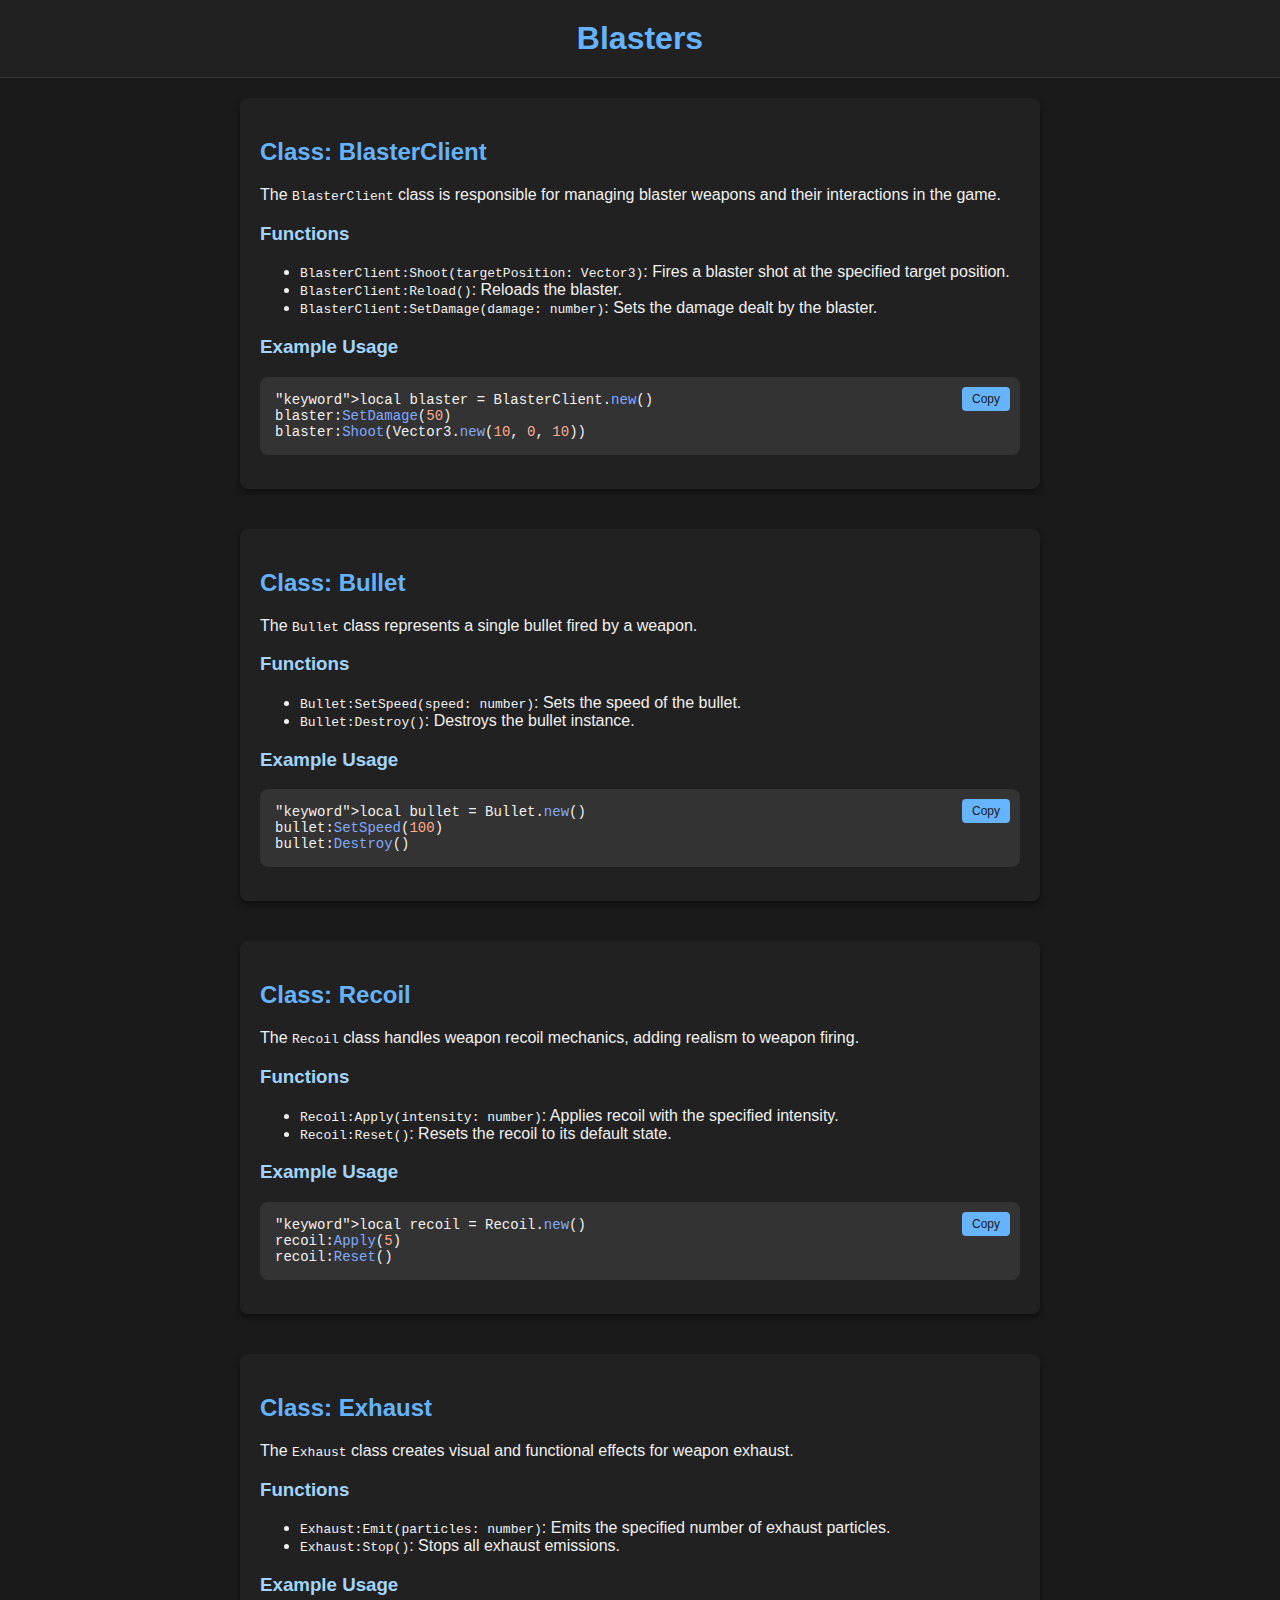
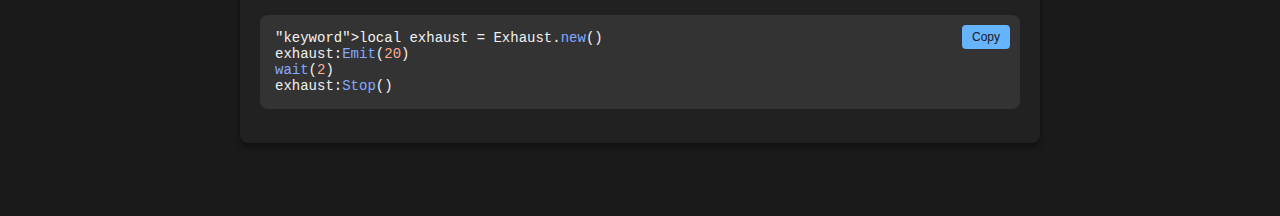
<file: force/blasters.html>
<!DOCTYPE html>
<html lang="en">
<head>
    <meta charset="UTF-8">
    <meta name="viewport" content="width=device-width, initial-scale=1.0">
    <title>Blasters | Documentation</title>
    <link rel="icon" href="/assets/icon.ico" type="image/x-icon">
    <style>
        body {
            font-family: 'Segoe UI', Tahoma, Geneva, Verdana, sans-serif;
            background-color: #1a1a1a;
            color: #f1f1f1;
            margin: 0;
            padding: 0;
        }
        header {
            background-color: #212121;
            padding: 20px;
            text-align: center;
            border-bottom: 1px solid #333;
        }
        header h1 {
            margin: 0;
            color: #66b3ff;
        }
        main {
            padding: 20px;
            max-width: 800px;
            margin: auto;
        }
        section {
            margin-bottom: 40px;
            padding: 20px;
            background-color: #212121;
            border-radius: 8px;
            box-shadow: 0 4px 6px rgba(0, 0, 0, 0.4);
        }
        h2 {
            color: #66b3ff;
        }
        h3 {
            color: #a3d5ff;
        }
        pre {
            background-color: #333;
            padding: 15px;
            border-radius: 8px;
            overflow-x: auto;
            font-size: 14px;
            position: relative;
            color: #f1f1f1;
            font-family: Consolas, 'Courier New', monospace;
        }
        pre code {
            white-space: pre-wrap;
        }
        .copy-button {
            position: absolute;
            top: 10px;
            right: 10px;
            background-color: #66b3ff;
            border: none;
            color: #1a1a1a;
            padding: 5px 10px;
            cursor: pointer;
            border-radius: 4px;
            font-size: 12px;
            transition: background-color 0.3s ease;
        }
        .copy-button:hover {
            background-color: #4fa3d1;
        }
        /* Syntax Highlighting */
        .keyword { color: #66b3ff; }
        .string { color: #ecc48d; }
        .number { color: #ffab91; }
        .function { color: #82aaff; }
        .comment { color: #7c7c7c; font-style: italic; }
        .boolean { color: #ff8b50; }
        .nil { color: #d16d92; }
        .metamethod { color: #c678dd; }
    </style>
    <script>
        function copyCode(button) {
            const code = button.parentElement.querySelector('code').innerText;
            navigator.clipboard.writeText(code).then(() => {
                button.innerText = 'Copied!';
                setTimeout(() => { button.innerText = 'Copy'; }, 1500);
            });
        }

        function applySyntaxHighlighting() {
            document.querySelectorAll('pre code').forEach((block) => {
                block.innerHTML = block.innerHTML
                    .replace(/\b(function|local|end|if|then|else|for|while|return|do|not|and|or|repeat|until)\b/g, '<span class="keyword">$1</span>')
                    .replace(/\b(true|false)\b/g, '<span class="boolean">$1</span>')
                    .replace(/\b(nil)\b/g, '<span class="nil">$1</span>')
                    .replace(/(".*?"|\'.*?\')/g, '<span class="string">$1</span>')
                    .replace(/\b(\d+)\b/g, '<span class="number">$1</span>')
                    .replace(/(--.*?$)/gm, '<span class="comment">$1</span>')
                    .replace(/\b(setmetatable|getmetatable|pairs|ipairs|next|assert|pcall|xpcall|type|tonumber|tostring|print|warn|error|coroutine\.\w+|math\.\w+|table\.\w+|string\.\w+|debug\.\w+|os\.\w+)\b/g, '<span class="metamethod">$1</span>')
                    .replace(/\b([a-zA-Z_][a-zA-Z0-9_]*)\(/g, '<span class="function">$1</span>(');
            });
        }

        document.addEventListener('DOMContentLoaded', applySyntaxHighlighting);
    </script>
</head>
<body>
    <header>
        <h1>Blasters</h1>
    </header>
    <main>
        <section id="blaster-client">
            <h2>Class: BlasterClient</h2>
            <p>The <code>BlasterClient</code> class is responsible for managing blaster weapons and their interactions in the game.</p>

            <h3>Functions</h3>
            <ul>
                <li><code>BlasterClient:Shoot(targetPosition: Vector3)</code>: Fires a blaster shot at the specified target position.</li>
                <li><code>BlasterClient:Reload()</code>: Reloads the blaster.</li>
                <li><code>BlasterClient:SetDamage(damage: number)</code>: Sets the damage dealt by the blaster.</li>
            </ul>

            <h3>Example Usage</h3>
            <div class="example">
                <pre><button class="copy-button" onclick="copyCode(this)">Copy</button><code>local blaster = BlasterClient.new()
blaster:SetDamage(50)
blaster:Shoot(Vector3.new(10, 0, 10))</code></pre>
            </div>
        </section>

        <section id="bullet">
            <h2>Class: Bullet</h2>
            <p>The <code>Bullet</code> class represents a single bullet fired by a weapon.</p>

            <h3>Functions</h3>
            <ul>
                <li><code>Bullet:SetSpeed(speed: number)</code>: Sets the speed of the bullet.</li>
                <li><code>Bullet:Destroy()</code>: Destroys the bullet instance.</li>
            </ul>

            <h3>Example Usage</h3>
            <div class="example">
                <pre><button class="copy-button" onclick="copyCode(this)">Copy</button><code>local bullet = Bullet.new()
bullet:SetSpeed(100)
bullet:Destroy()</code></pre>
            </div>
        </section>

        <section id="recoil">
            <h2>Class: Recoil</h2>
            <p>The <code>Recoil</code> class handles weapon recoil mechanics, adding realism to weapon firing.</p>

            <h3>Functions</h3>
            <ul>
                <li><code>Recoil:Apply(intensity: number)</code>: Applies recoil with the specified intensity.</li>
                <li><code>Recoil:Reset()</code>: Resets the recoil to its default state.</li>
            </ul>

            <h3>Example Usage</h3>
            <div class="example">
                <pre><button class="copy-button" onclick="copyCode(this)">Copy</button><code>local recoil = Recoil.new()
recoil:Apply(5)
recoil:Reset()</code></pre>
            </div>
        </section>

        <section id="exhaust">
            <h2>Class: Exhaust</h2>
            <p>The <code>Exhaust</code> class creates visual and functional effects for weapon exhaust.</p>

            <h3>Functions</h3>
            <ul>
                <li><code>Exhaust:Emit(particles: number)</code>: Emits the specified number of exhaust particles.</li>
                <li><code>Exhaust:Stop()</code>: Stops all exhaust emissions.</li>
            </ul>

            <h3>Example Usage</h3>
            <div class="example">
                <pre><button class="copy-button" onclick="copyCode(this)">Copy</button><code>local exhaust = Exhaust.new()
exhaust:Emit(20)
wait(2)
exhaust:Stop()</code></pre>
            </div>
        </section>
    </main>
</body>
</html>
</file>
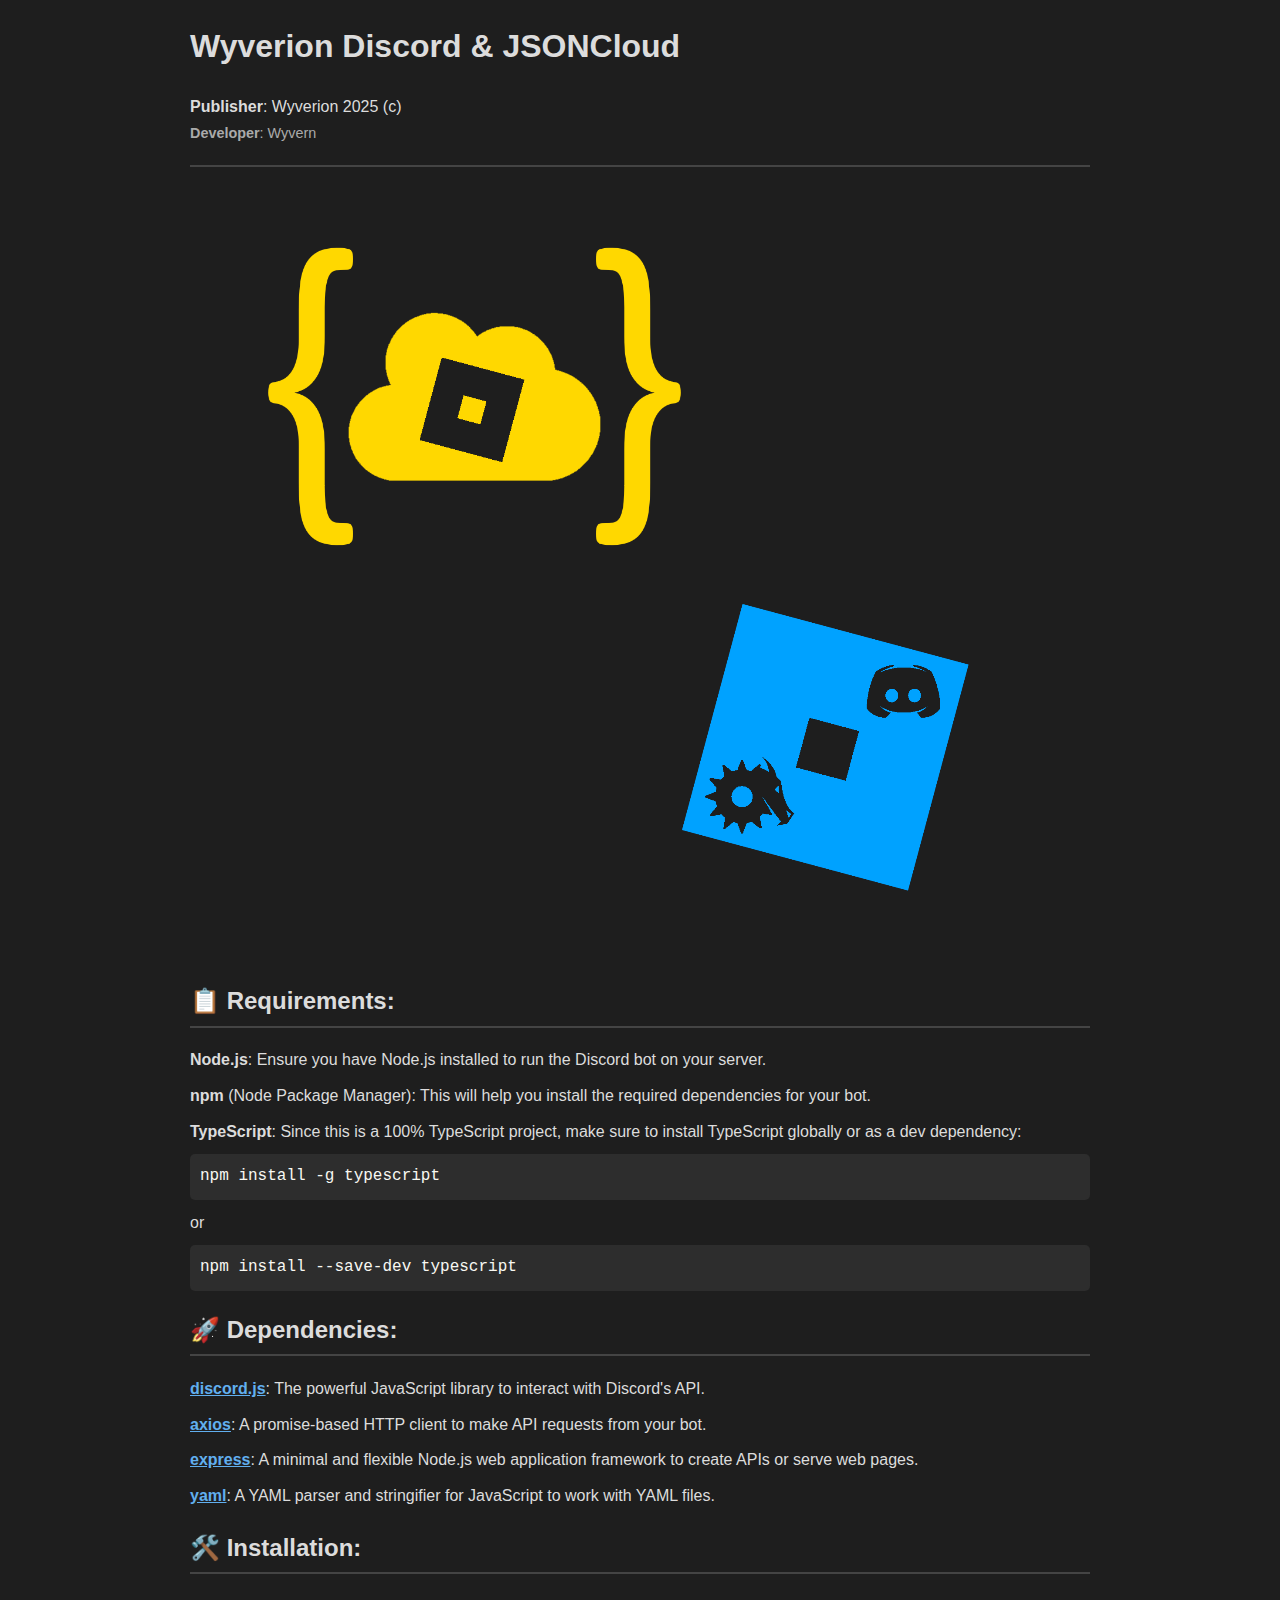
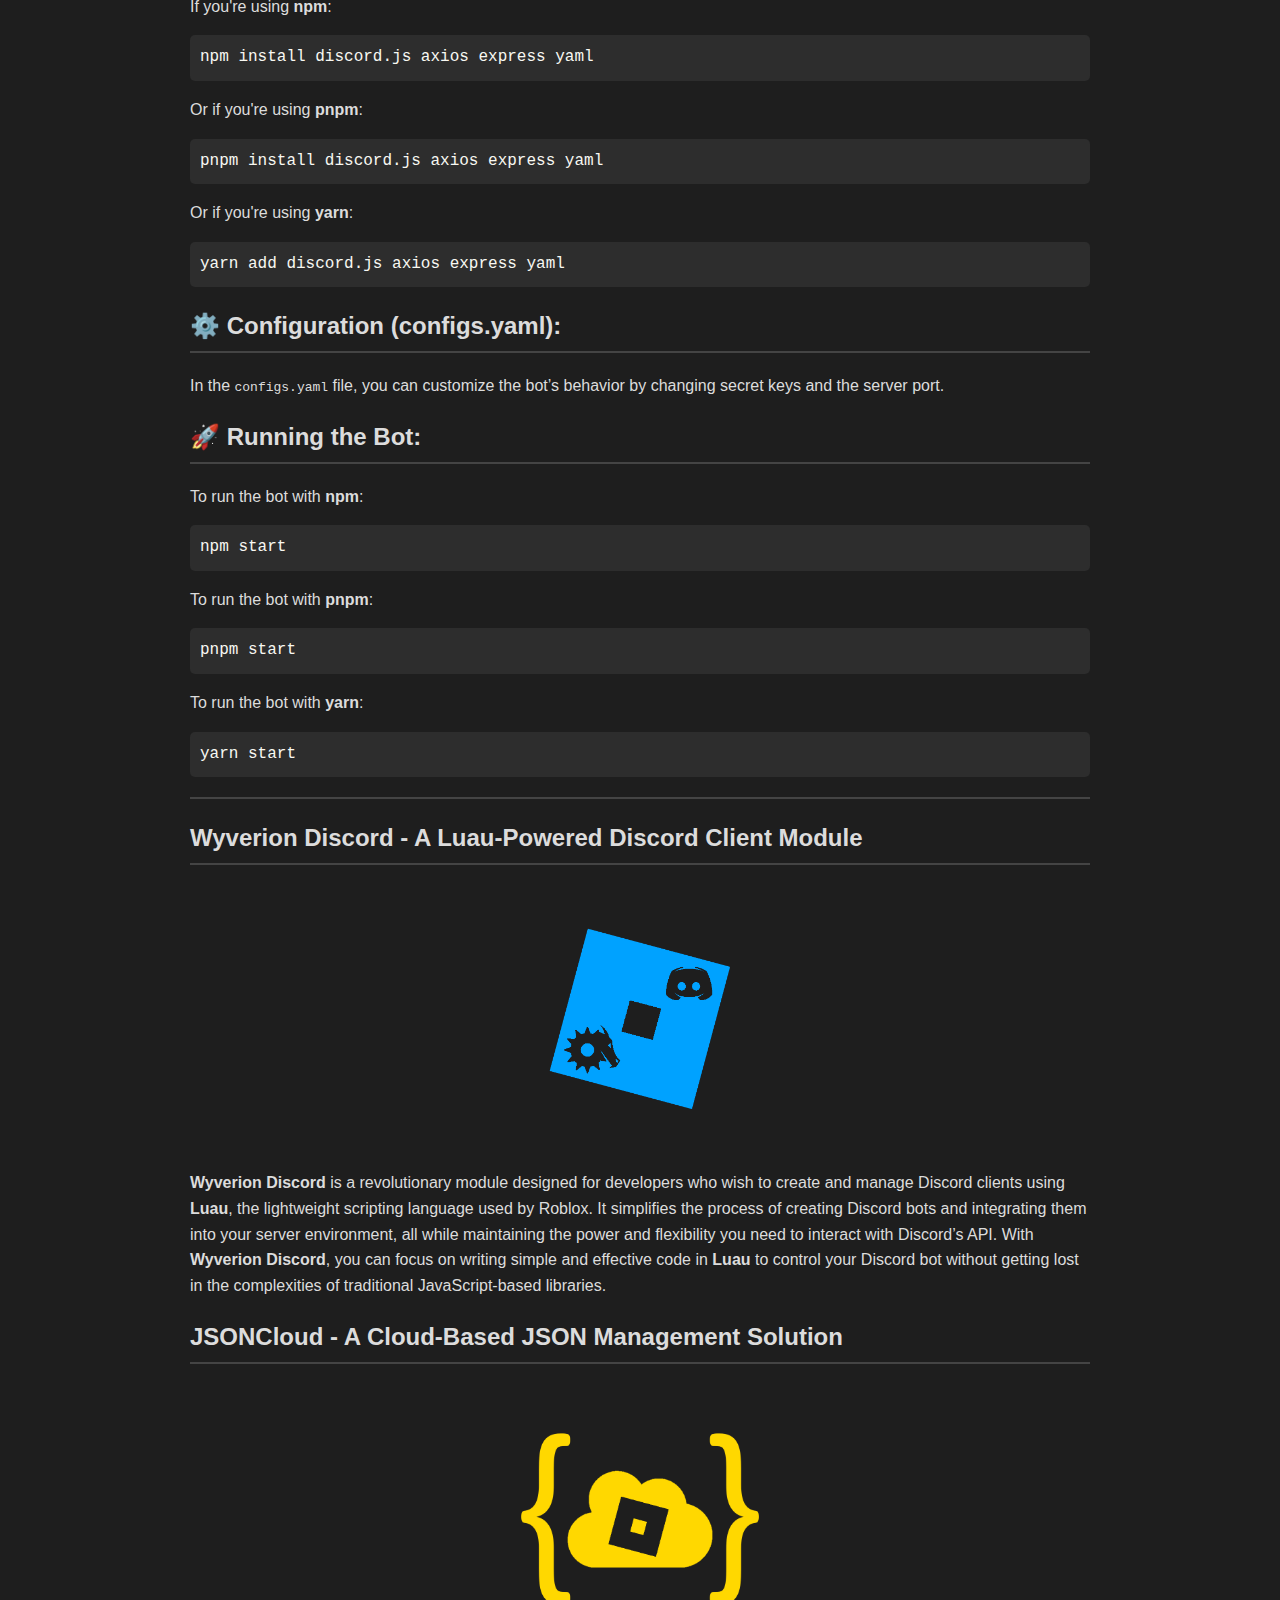
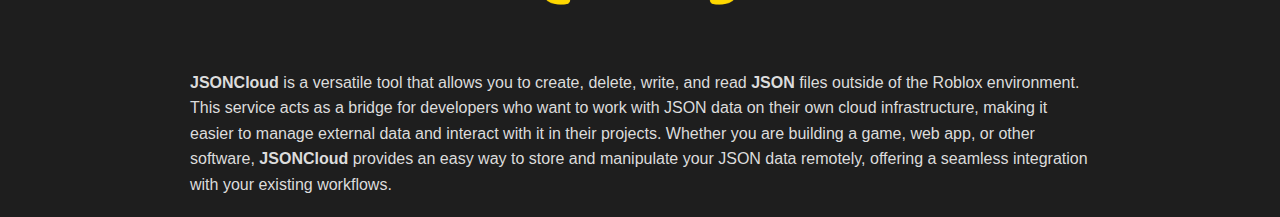
<file: packages/DiscordAndJSONCloud.html>
<!DOCTYPE html>
<html lang="en">
<head>
    <meta charset="UTF-8">
    <meta name="viewport" content="width=device-width, initial-scale=1.0">
    <meta property="og:type" content="website">
    <meta property="og:title" content="Wyverion Documentation">
    <meta property="og:description" content="A comprehensive guide for installing and configuring Wyverion Discord and JSONCloud packages for seamless integration with your server."/>
    <meta property="og:url" content="docs.wyverion.com/packages/DiscordAndJSONCloud">
    <meta property="og:site_name" content="Discord & JSONCloud">
    <title>Discord & JSONCloud</title>
    <link rel="icon" href="https://docs.wyverion.com/assets/icon.ico" type="image/x-icon">
    <style>
        body {
            font-family: Arial, sans-serif;
            line-height: 1.6;
            margin: 20px;
            background-color: #1e1e1e;
            color: #dcdcdc;
        }

        h1, h2, h3 {
            color: #dcdcdc;
        }

        h2 {
            font-size: 1.5rem;
            border-bottom: 2px solid #444;
            padding-bottom: 5px;
        }

        hr {
            border: 1px solid #444;
            margin-top: 20px;
            margin-bottom: 20px;
        }

        .container {
            max-width: 900px;
            margin: 0 auto;
        }

        .center-img {
            display: block;
            margin: -25px auto 0;
        }

        .small-text {
            font-size: 0.9rem;
            color: #aaa;
        }

        .code-block {
            background-color: #2d2d2d;
            border-radius: 5px;
            padding: 10px;
            margin: 10px 0;
            font-family: 'Courier New', Courier, monospace;
            font-size: 1rem;
            color: #f8f8f2;
        }

        .code-block pre {
            margin: 0;
        }

        a {
            color: #61afef;
        }

        a:hover {
            text-decoration: underline;
        }

        ul {
            list-style: none;
            padding: 0;
        }

        ul li {
            margin-bottom: 10px;
        }

        .scaled-img {
            display: block;
            margin-left: auto;
            margin-right: auto;
            width: 30%;
        }
    </style>
</head>
<body>
    <div class="container">
        <h1><strong>Wyverion Discord & JSONCloud</strong></h1>
        <p><strong>Publisher</strong>: Wyverion 2025 (c)<br><span class="small-text"><strong>Developer</strong>: Wyvern</span></p>
        <hr>

        <img src="../assets/JSONCloudAndDiscord.png" alt="Wyverion Logo" class="center-img" />

        <h2>📋 <strong>Requirements</strong>:</h2>
        <ul>
            <li><strong>Node.js</strong>: Ensure you have Node.js installed to run the Discord bot on your server.</li>
            <li><strong>npm</strong> (Node Package Manager): This will help you install the required dependencies for your bot.</li>
            <li><strong>TypeScript</strong>: Since this is a 100% TypeScript project, make sure to install TypeScript globally or as a dev dependency:
                <div class="code-block">
                    <pre>npm install -g typescript</pre>
                </div>
                or
                <div class="code-block">
                    <pre>npm install --save-dev typescript</pre>
                </div>
            </li>
        </ul>

        <h2>🚀 <strong>Dependencies</strong>:</h2>
        <ul>
            <li><strong><a href="https://discord.js.org/">discord.js</a></strong>: The powerful JavaScript library to interact with Discord's API.</li>
            <li><strong><a href="https://axios-http.com/">axios</a></strong>: A promise-based HTTP client to make API requests from your bot.</li>
            <li><strong><a href="https://expressjs.com/">express</a></strong>: A minimal and flexible Node.js web application framework to create APIs or serve web pages.</li>
            <li><strong><a href="https://github.com/eemeli/yaml">yaml</a></strong>: A YAML parser and stringifier for JavaScript to work with YAML files.</li>
        </ul>

        <h2>🛠️ <strong>Installation</strong>:</h2>
        <p>If you're using <strong>npm</strong>:</p>
        <div class="code-block">
            <pre>npm install discord.js axios express yaml</pre>
        </div>
        <p>Or if you're using <strong>pnpm</strong>:</p>
        <div class="code-block">
            <pre>pnpm install discord.js axios express yaml</pre>
        </div>
        <p>Or if you're using <strong>yarn</strong>:</p>
        <div class="code-block">
            <pre>yarn add discord.js axios express yaml</pre>
        </div>

        <h2>⚙️ <strong>Configuration (configs.yaml)</strong>:</h2>
        <p>In the <code>configs.yaml</code> file, you can customize the bot’s behavior by changing secret keys and the server port.</p>

        <h2>🚀 <strong>Running the Bot</strong>:</h2>
        <p>To run the bot with <strong>npm</strong>:</p>
        <div class="code-block">
            <pre>npm start</pre>
        </div>
        <p>To run the bot with <strong>pnpm</strong>:</p>
        <div class="code-block">
            <pre>pnpm start</pre>
        </div>
        <p>To run the bot with <strong>yarn</strong>:</p>
        <div class="code-block">
            <pre>yarn start</pre>
        </div>

        <hr>

        <h2><strong>Wyverion Discord</strong> - A Luau-Powered Discord Client Module</h2>
        <img src="../assets/WyverionDiscord.png" alt="Wyverion Discord Logo" class="scaled-img" />
        <p><strong>Wyverion Discord</strong> is a revolutionary module designed for developers who wish to create and manage Discord clients using <strong>Luau</strong>, the lightweight scripting language used by Roblox. It simplifies the process of creating Discord bots and integrating them into your server environment, all while maintaining the power and flexibility you need to interact with Discord’s API. With <strong>Wyverion Discord</strong>, you can focus on writing simple and effective code in <strong>Luau</strong> to control your Discord bot without getting lost in the complexities of traditional JavaScript-based libraries.</p>

        <h2><strong>JSONCloud</strong> - A Cloud-Based JSON Management Solution</h2>
        <img src="../assets/JSONCloud.png" alt="JSONCloud Logo" class="scaled-img" />
        <p><strong>JSONCloud</strong> is a versatile tool that allows you to create, delete, write, and read <strong>JSON</strong> files outside of the Roblox environment. This service acts as a bridge for developers who want to work with JSON data on their own cloud infrastructure, making it easier to manage external data and interact with it in their projects. Whether you are building a game, web app, or other software, <strong>JSONCloud</strong> provides an easy way to store and manipulate your JSON data remotely, offering a seamless integration with your existing workflows.</p>
    </div>
</body>
</html>
</file>
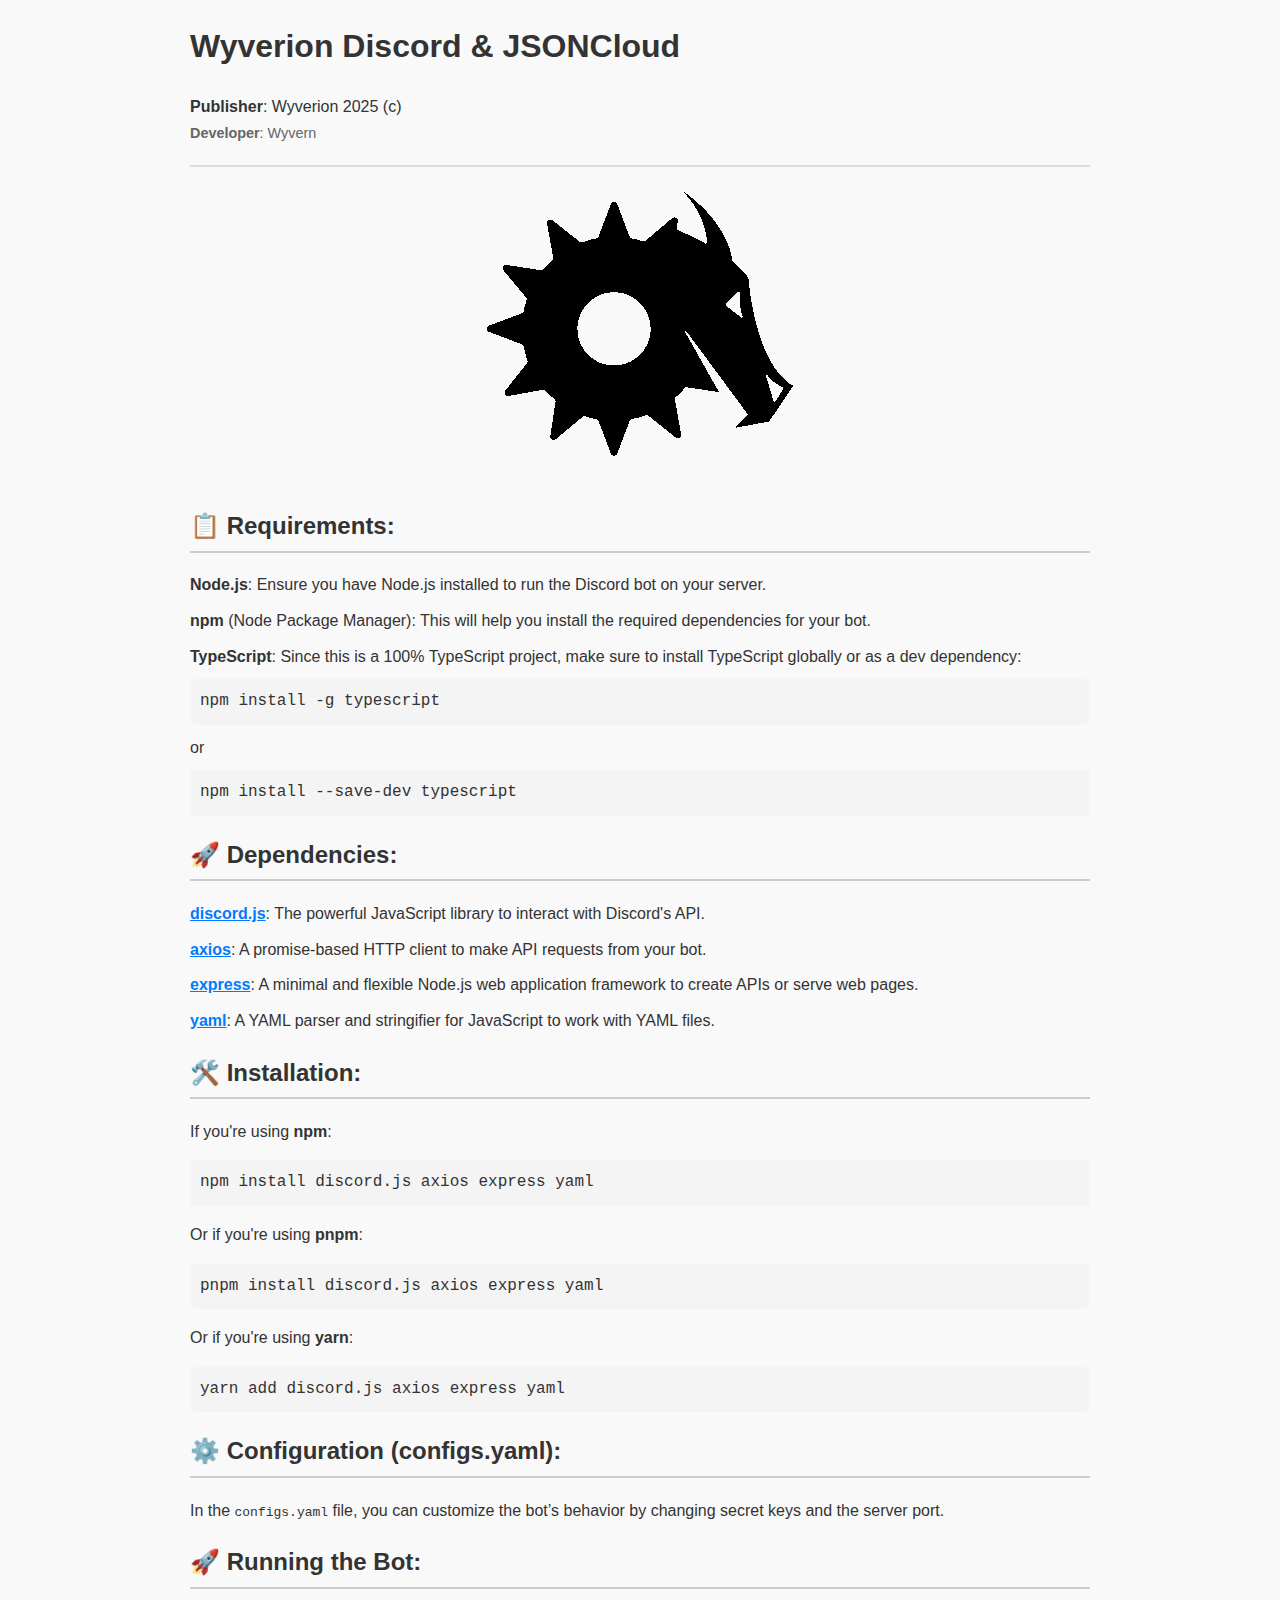
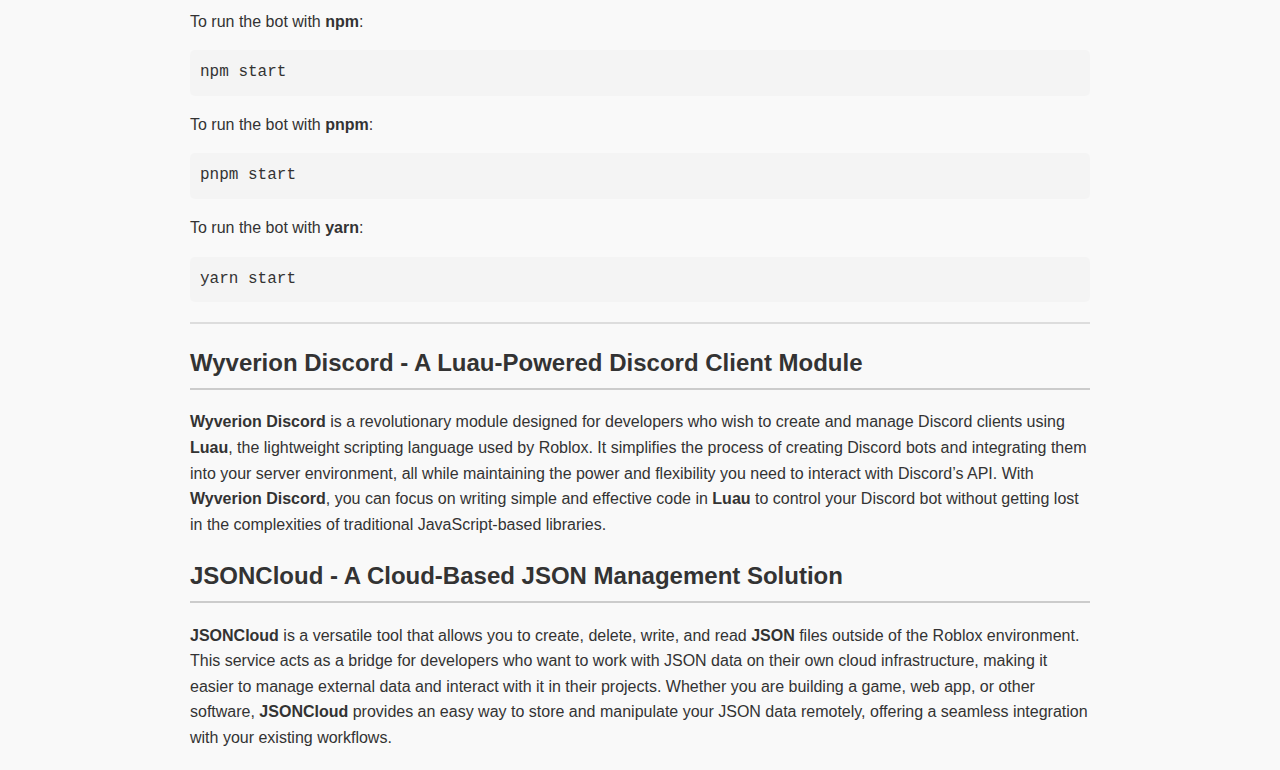
<file: packages/jsonhtml.html>
<!DOCTYPE html>
<html lang="en">
<head>
    <meta charset="UTF-8">
    <meta name="viewport" content="width=device-width, initial-scale=1.0">
    <title>Wyverion Discord & JSONCloud</title>
    <style>
        body {
            font-family: Arial, sans-serif;
            line-height: 1.6;
            margin: 20px;
            background-color: #f9f9f9;
            color: #333;
        }

        h1, h2, h3 {
            color: #333;
        }

        h2 {
            font-size: 1.5rem;
            border-bottom: 2px solid #ccc;
            padding-bottom: 5px;
        }

        hr {
            border: 1px solid #ddd;
            margin-top: 20px;
            margin-bottom: 20px;
        }

        .container {
            max-width: 900px;
            margin: 0 auto;
        }

        .center-img {
            display: block;
            margin: -25px auto 0;
        }

        .small-text {
            font-size: 0.9rem;
            color: #666;
        }

        .code-block {
            background-color: #f4f4f4;
            border-radius: 5px;
            padding: 10px;
            margin: 10px 0;
            font-family: 'Courier New', Courier, monospace;
            font-size: 1rem;
        }

        .code-block pre {
            margin: 0;
        }

        a {
            color: #007bff;
        }

        a:hover {
            text-decoration: underline;
        }

        ul {
            list-style: none;
            padding: 0;
        }

        ul li {
            margin-bottom: 10px;
        }
    </style>
</head>
<body>
    <div class="container">
        <h1><strong>Wyverion Discord & JSONCloud</strong></h1>
        <p><strong>Publisher</strong>: Wyverion 2025 (c)<br><span class="small-text"><strong>Developer</strong>: Wyvern</span></p>
        <hr>

        <img src="../assets/Wyverion.png" alt="Discord Logo" class="center-img" />

        <h2>📋 <strong>Requirements</strong>:</h2>
        <ul>
            <li><strong>Node.js</strong>: Ensure you have Node.js installed to run the Discord bot on your server.</li>
            <li><strong>npm</strong> (Node Package Manager): This will help you install the required dependencies for your bot.</li>
            <li><strong>TypeScript</strong>: Since this is a 100% TypeScript project, make sure to install TypeScript globally or as a dev dependency:
                <div class="code-block">
                    <pre>npm install -g typescript</pre>
                </div>
                or
                <div class="code-block">
                    <pre>npm install --save-dev typescript</pre>
                </div>
            </li>
        </ul>

        <h2>🚀 <strong>Dependencies</strong>:</h2>
        <ul>
            <li><strong><a href="https://discord.js.org/">discord.js</a></strong>: The powerful JavaScript library to interact with Discord's API.</li>
            <li><strong><a href="https://axios-http.com/">axios</a></strong>: A promise-based HTTP client to make API requests from your bot.</li>
            <li><strong><a href="https://expressjs.com/">express</a></strong>: A minimal and flexible Node.js web application framework to create APIs or serve web pages.</li>
            <li><strong><a href="https://github.com/eemeli/yaml">yaml</a></strong>: A YAML parser and stringifier for JavaScript to work with YAML files.</li>
        </ul>

        <h2>🛠️ <strong>Installation</strong>:</h2>
        <p>If you're using <strong>npm</strong>:</p>
        <div class="code-block">
            <pre>npm install discord.js axios express yaml</pre>
        </div>
        <p>Or if you're using <strong>pnpm</strong>:</p>
        <div class="code-block">
            <pre>pnpm install discord.js axios express yaml</pre>
        </div>
        <p>Or if you're using <strong>yarn</strong>:</p>
        <div class="code-block">
            <pre>yarn add discord.js axios express yaml</pre>
        </div>

        <h2>⚙️ <strong>Configuration (configs.yaml)</strong>:</h2>
        <p>In the <code>configs.yaml</code> file, you can customize the bot’s behavior by changing secret keys and the server port.</p>

        <h2>🚀 <strong>Running the Bot</strong>:</h2>
        <p>To run the bot with <strong>npm</strong>:</p>
        <div class="code-block">
            <pre>npm start</pre>
        </div>
        <p>To run the bot with <strong>pnpm</strong>:</p>
        <div class="code-block">
            <pre>pnpm start</pre>
        </div>
        <p>To run the bot with <strong>yarn</strong>:</p>
        <div class="code-block">
            <pre>yarn start</pre>
        </div>

        <hr>

        <h2><strong>Wyverion Discord</strong> - A Luau-Powered Discord Client Module</h2>
        <p><strong>Wyverion Discord</strong> is a revolutionary module designed for developers who wish to create and manage Discord clients using <strong>Luau</strong>, the lightweight scripting language used by Roblox. It simplifies the process of creating Discord bots and integrating them into your server environment, all while maintaining the power and flexibility you need to interact with Discord’s API. With <strong>Wyverion Discord</strong>, you can focus on writing simple and effective code in <strong>Luau</strong> to control your Discord bot without getting lost in the complexities of traditional JavaScript-based libraries.</p>

        <h2><strong>JSONCloud</strong> - A Cloud-Based JSON Management Solution</h2>
        <p><strong>JSONCloud</strong> is a versatile tool that allows you to create, delete, write, and read <strong>JSON</strong> files outside of the Roblox environment. This service acts as a bridge for developers who want to work with JSON data on their own cloud infrastructure, making it easier to manage external data and interact with it in their projects. Whether you are building a game, web app, or other software, <strong>JSONCloud</strong> provides an easy way to store and manipulate your JSON data remotely, offering a seamless integration with your existing workflows.</p>
    </div>
</body>
</html>
</file>
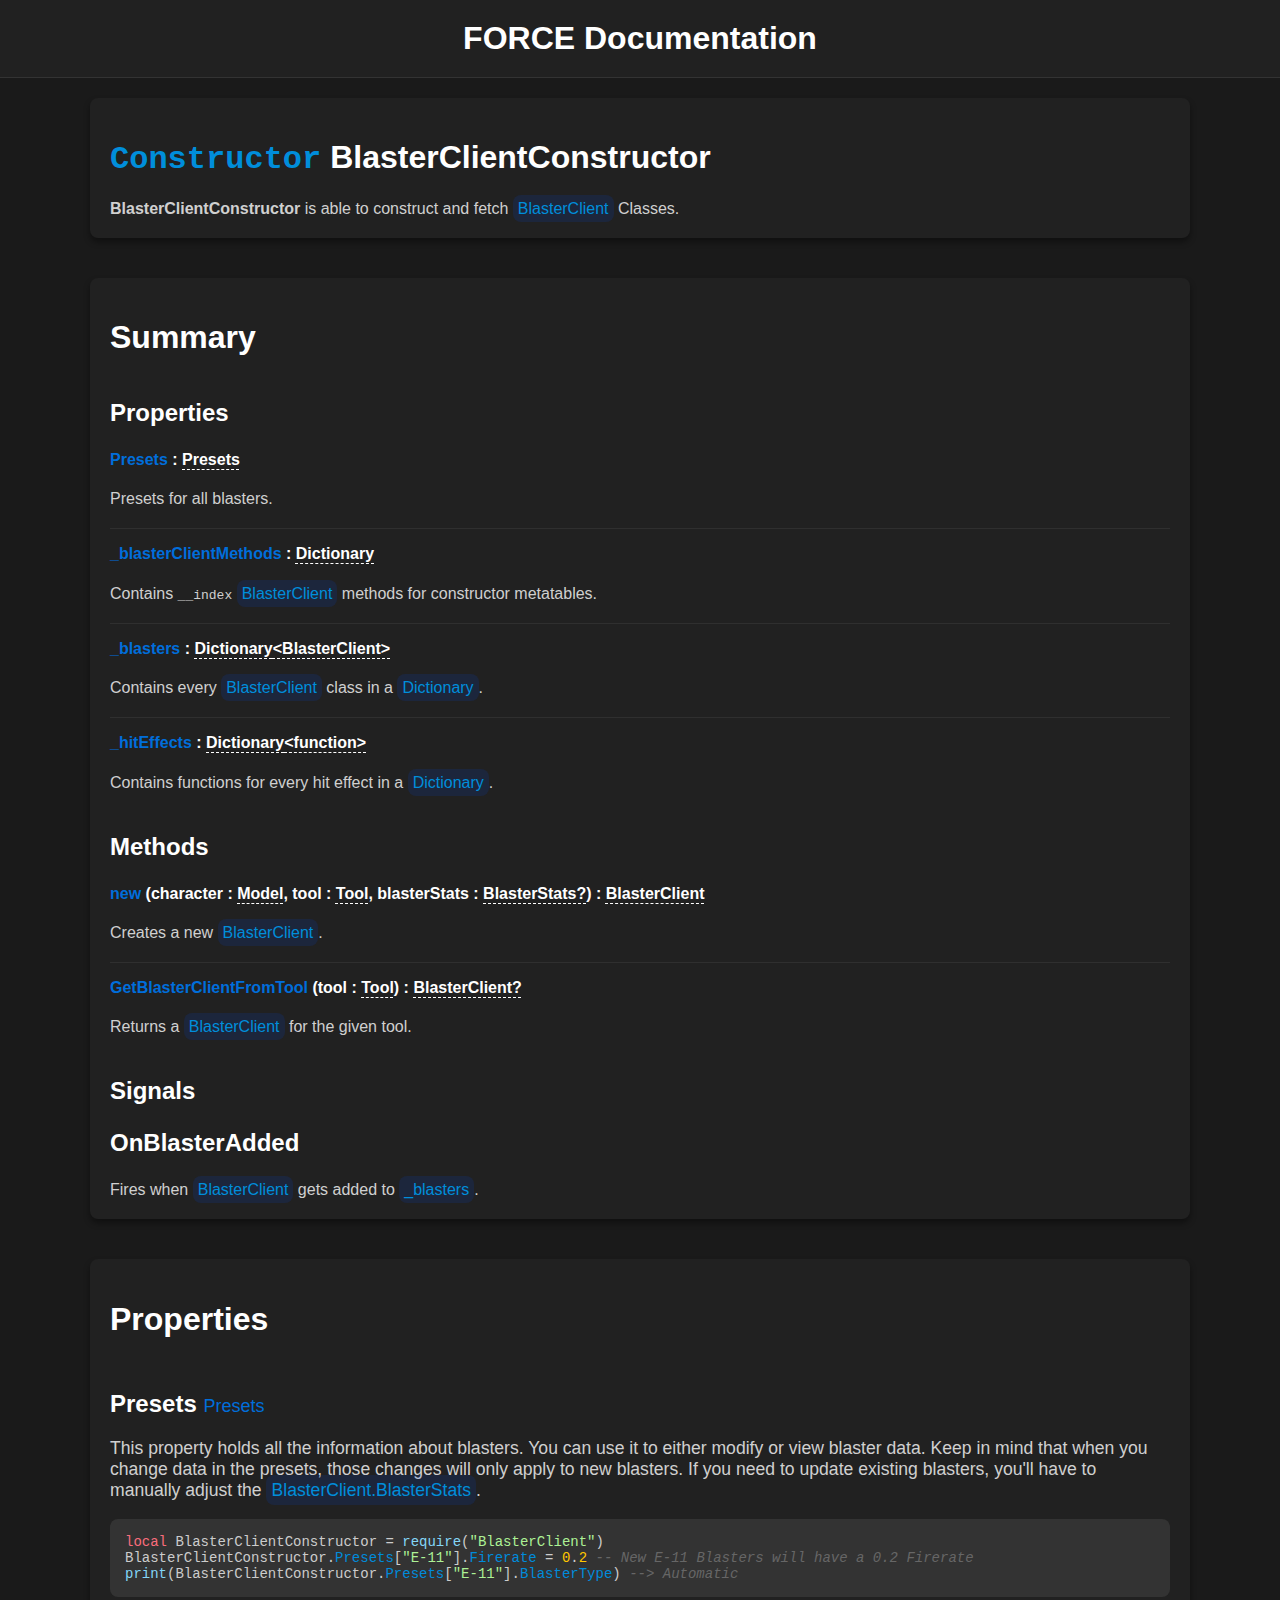
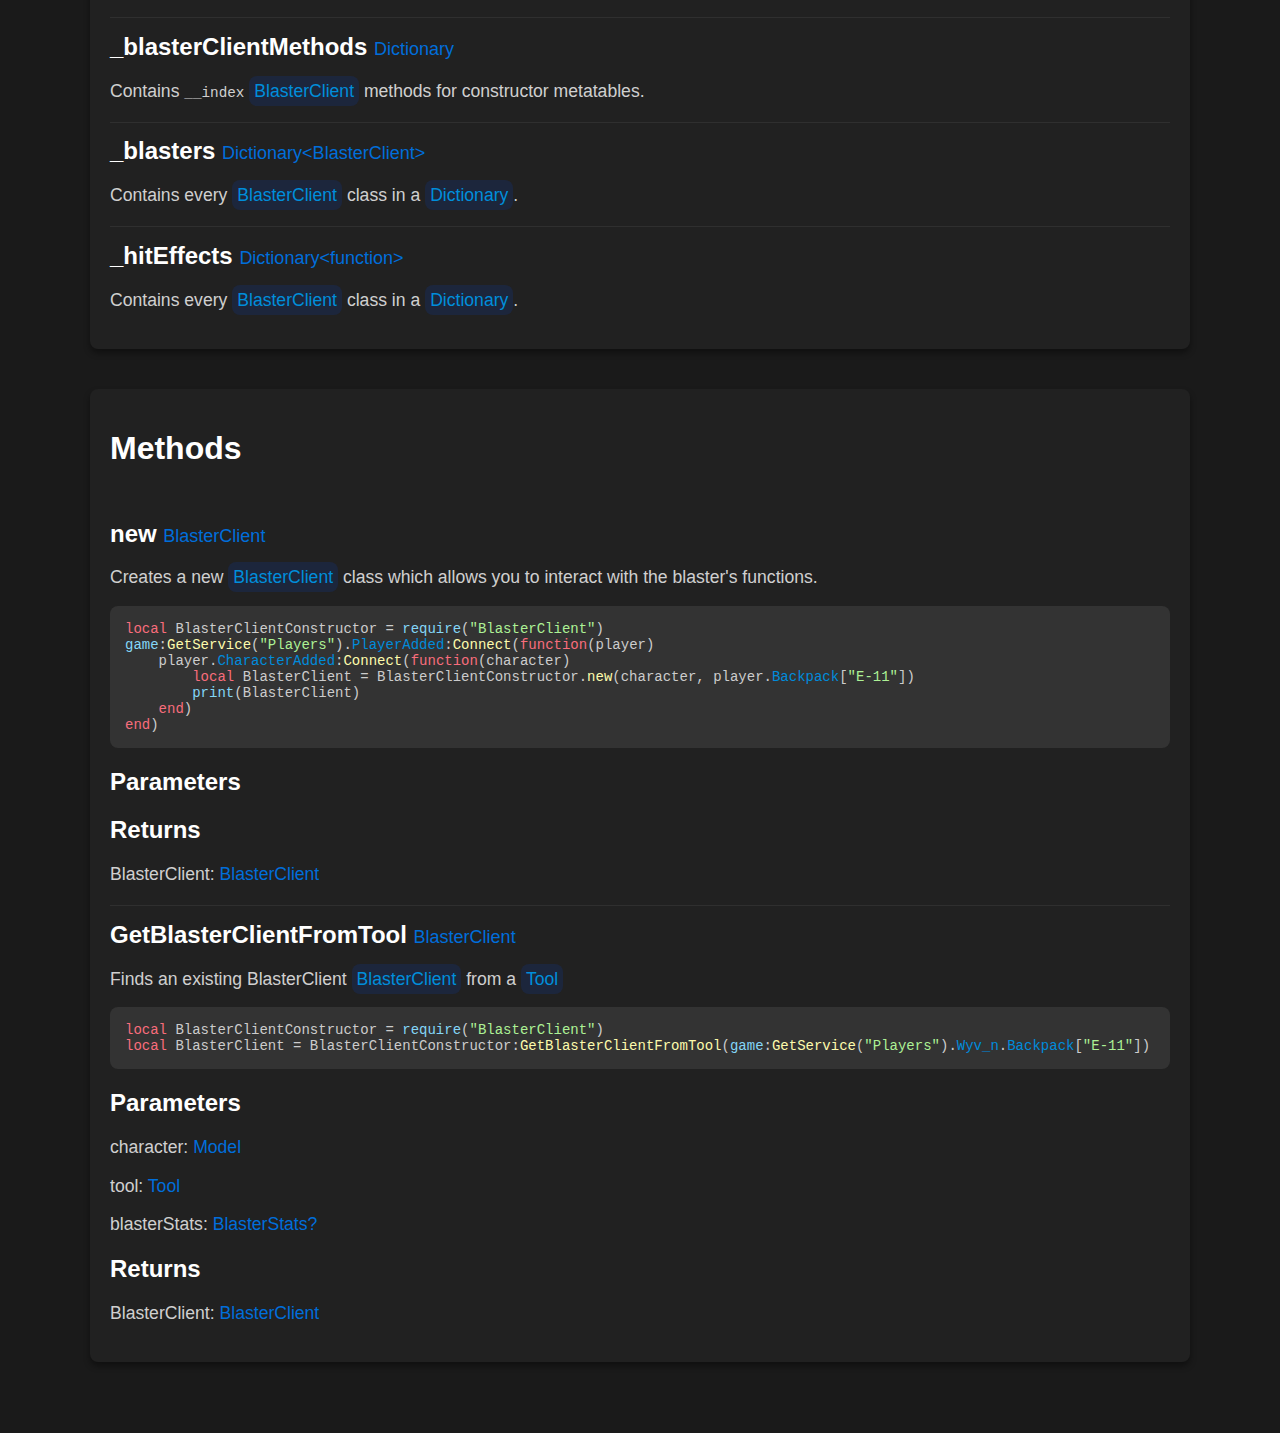
<file: reference/force/classes/BlasterClientConstructor.html>
<!DOCTYPE html>
<html lang="en">

<head>
    <meta charset="UTF-8">
    <meta name="viewport" content="width=device-width, initial-scale=1.0">
    <meta property="og:type" content="website">
    <meta property="og:title" content="Blasters | Documentation">
    <meta property="og:description" content="Documentation for Blasters in the game FORCE." />
    <meta property="og:url" content="docs.wyverion.com/force/blasters">
    <meta property="og:site_name" content="Blasters Documentation">
    <title>Blasters | Documentation</title>
    <link rel="icon" href="https://docs.wyverion.com/assets/icon.ico" type="image/x-icon">
    <link rel="stylesheet" href="documentation.css">
</head>

<body>
    <header>
        <h1>FORCE Documentation</h1>
    </header>
    <main>
        <section id="class-info">
            <h1><span class="classTitle"><code>Constructor</code></span> BlasterClientConstructor</h1>
            <b>BlasterClientConstructor</b> is able to construct and fetch <a class="documentationBoxReference"
                href="./BlasterClient">BlasterClient</a> Classes.
        </section>

        <section id="summary">
            <h1>Summary</h1>
            <hr class="hrseparator">
            <h3>Properties</h3>
            <h4 class="summaryMethod"><a href="#Presets" class="documentationReference">Presets</a> : <a
                    href="../enums/Presets" class="externalDocumentationReference">Presets</a></h4>
            Presets for all blasters.
            <hr>
            <h4 class="summaryMethod"><a href="#_blasterClientMethods"
                    class="documentationReference">_blasterClientMethods</a> : <a
                    href="https://create.roblox.com/docs/luau/tables#dictionaries"
                    class="externalDocumentationReference">Dictionary</a></h4>
            Contains <code>__index</code> <a class="documentationBoxReference" href="./BlasterClient">BlasterClient</a>
            methods for constructor metatables.
            <hr>
            <h4 class="summaryMethod"><a href="#_blasters" class="documentationReference">_blasters</a> : <a
                    href="https://create.roblox.com/docs/luau/tables#dictionaries"
                    class="externalDocumentationReference">Dictionary</a><a href="./BlasterClient"
                    class="externalDocumentationReference">&lt;BlasterClient&gt;</a></h4>
            Contains every <a class="documentationBoxReference" href="./BlasterClient">BlasterClient</a> class in a <a
                class="documentationBoxReference"
                href="https://create.roblox.com/docs/luau/tables#dictionaries">Dictionary</a>.
            <hr>
            <h4 class="summaryMethod"><a href="#_hitEffects" class="documentationReference">_hitEffects</a> : <a
                    href="https://create.roblox.com/docs/luau/tables#dictionaries"
                    class="externalDocumentationReference">Dictionary</a><a
                    href="https://create.roblox.com/docs/luau/functions"
                    class="externalDocumentationReference">&lt;function&gt;</a></h4>
            Contains functions for every hit effect in a <a class="documentationBoxReference"
                href="https://create.roblox.com/docs/luau/tables#dictionaries">Dictionary</a>.

            <hr class="hrseparator">
            <h3>Methods</h3>
            <h4 class="summaryMethod"><a href="#new" class="documentationReference">new</a> (character : <a
                    href="https://create.roblox.com/docs/reference/engine/classes/Model"
                    class="externalDocumentationReference">Model</a>, tool : <a
                    href="https://create.roblox.com/docs/reference/engine/classes/Tool"
                    class="externalDocumentationReference">Tool</a>, blasterStats : <a href="../enums/BlasterStats"
                    class="externalDocumentationReference">BlasterStats?</a>) : <a href="./BlasterClient"
                    class="externalDocumentationReference">BlasterClient</a></h4>
            Creates a new <a class="documentationBoxReference" href="./BlasterClient">BlasterClient</a>.
            <hr>
            <h4 class="summaryMethod"><a href="#GetBlasterClientFromTool"
                    class="documentationReference">GetBlasterClientFromTool</a> (tool : <a
                    href="https://create.roblox.com/docs/reference/engine/classes/Tool"
                    class="externalDocumentationReference">Tool</a>) : <a href="./BlasterClient"
                    class="externalDocumentationReference">BlasterClient?</a></h4>
            Returns a <a class="documentationBoxReference" href="./BlasterClient">BlasterClient</a> for the given tool.

            <hr class="hrseparator">
            <h3>Signals</h3>
            <h3>OnBlasterAdded</h3>
            Fires when <a class="documentationBoxReference" href="./BlasterClient">BlasterClient</a> gets added to <a
                href="#_blasters" class="documentationBoxReference">_blasters</a>.
        </section>

        <section id="properties" class="explanation">
            <h1>Properties</h1>
            <hr class="hrseparator">

            <h2>Presets <a class="propertyType documentationReference" href="../enums/Presets">Presets</a></h2>
            <p>
                This property holds all the information about blasters. You can use it to either modify or view blaster
                data.
                Keep in mind that when you change data in the presets, those changes will only apply to new blasters.
                If you need to update existing blasters, you'll have to manually adjust the
                <a class="documentationBoxReference" href="./BlasterClient#BlasterStats">BlasterClient.BlasterStats</a>.
            <pre><code>local BlasterClientConstructor = require("BlasterClient")
BlasterClientConstructor.Presets["E-11"].Firerate = 0.2 -- New E-11 Blasters will have a 0.2 Firerate
print(BlasterClientConstructor.Presets["E-11"].BlasterType) --> Automatic</code></pre>
            <p>
                <hr>
            <h2>_blasterClientMethods <a class="propertyType documentationReference"
                    href="https://create.roblox.com/docs/luau/tables#dictionaries">Dictionary</a></h2>
            <p>
                Contains <code>__index</code> <a class="documentationBoxReference"
                    href="./BlasterClient">BlasterClient</a>
                methods for constructor metatables.
            </p>
            <hr>
            <h2>_blasters <a class="propertyType documentationReference"
                    href="https://create.roblox.com/docs/luau/tables#dictionaries">Dictionary</a><a
                    href="./BlasterClient" class="propertyType documentationReference">&lt;BlasterClient&gt;</a></h2>
            <p>
                Contains every <a class="documentationBoxReference" href="./BlasterClient">BlasterClient</a> class in a
                <a class="documentationBoxReference"
                    href="https://create.roblox.com/docs/luau/tables#dictionaries">Dictionary</a>.
            </p>
            <hr>
            <h2>_hitEffects <a class="propertyType documentationReference"
                    href="https://create.roblox.com/docs/luau/tables#dictionaries">Dictionary</a><a
                    href="https://create.roblox.com/docs/luau/functions"
                    class="propertyType documentationReference">&lt;function&gt;</a></h2>
            <p>
                Contains every <a class="documentationBoxReference" href="./BlasterClient">BlasterClient</a> class in a
                <a class="documentationBoxReference"
                    href="https://create.roblox.com/docs/luau/tables#dictionaries">Dictionary</a>.
            </p>
        </section>

        <section id="methods" class="explanation">
            <h1>Methods</h1>
            <hr class="hrseparator">
            <h2>new <a class="propertyType documentationReference" href="./BlasterClient">BlasterClient</a></h2>
            <p>
                Creates a new <a class="documentationBoxReference" href="./BlasterClient">BlasterClient</a> class which
                allows you to interact with the blaster's functions.
            <pre><code>local BlasterClientConstructor = require("BlasterClient")
game:GetService("Players").PlayerAdded:Connect(function(player)
    player.CharacterAdded:Connect(function(character)
        local BlasterClient = BlasterClientConstructor.new(character, player.Backpack["E-11"])
        print(BlasterClient)
    end)
end)</code></pre>
            </p>
            <h2>Parameters</h2>
            <h2>Returns</h2>
            <p class="methodParameters">BlasterClient: <a class="methodType documentationReference"
                    href="./BlasterClient">BlasterClient</a></p>
            <hr>
            <h2>GetBlasterClientFromTool <a class="propertyType documentationReference"
                    href="./BlasterClient">BlasterClient</a></h2>
            <p>
                Finds an existing BlasterClient <a class="documentationBoxReference"
                    href="./BlasterClient">BlasterClient</a> from a <a
                    href="https://create.roblox.com/docs/reference/engine/classes/Tool"
                    class="documentationBoxReference">Tool</a>
            <pre><code>local BlasterClientConstructor = require("BlasterClient")
local BlasterClient = BlasterClientConstructor:GetBlasterClientFromTool(game:GetService("Players").Wyv_n.Backpack["E-11"])</code></pre>
            </p>
            <h2>Parameters</h2>
            <p class="methodParameters">character: <a class="methodType documentationReference"
                href="https://create.roblox.com/docs/reference/engine/classes/Model">Model</a></p>
                <p class="methodParameters">tool: <a class="methodType documentationReference"
                    href="https://create.roblox.com/docs/reference/engine/classes/Tool">Tool</a></p>
                    <p class="methodParameters">blasterStats: <a class="methodType documentationReference"
                        href="../enums/BlasterStats">BlasterStats?</a></p>
            <h2>Returns</h2>
            <p class="methodParameters">BlasterClient: <a class="methodType documentationReference"
                    href="./BlasterClient">BlasterClient</a></p>
        </section>
    </main>

    <script src="./syntaxHighlighting.js"></script>
</body>

</html>
</file>
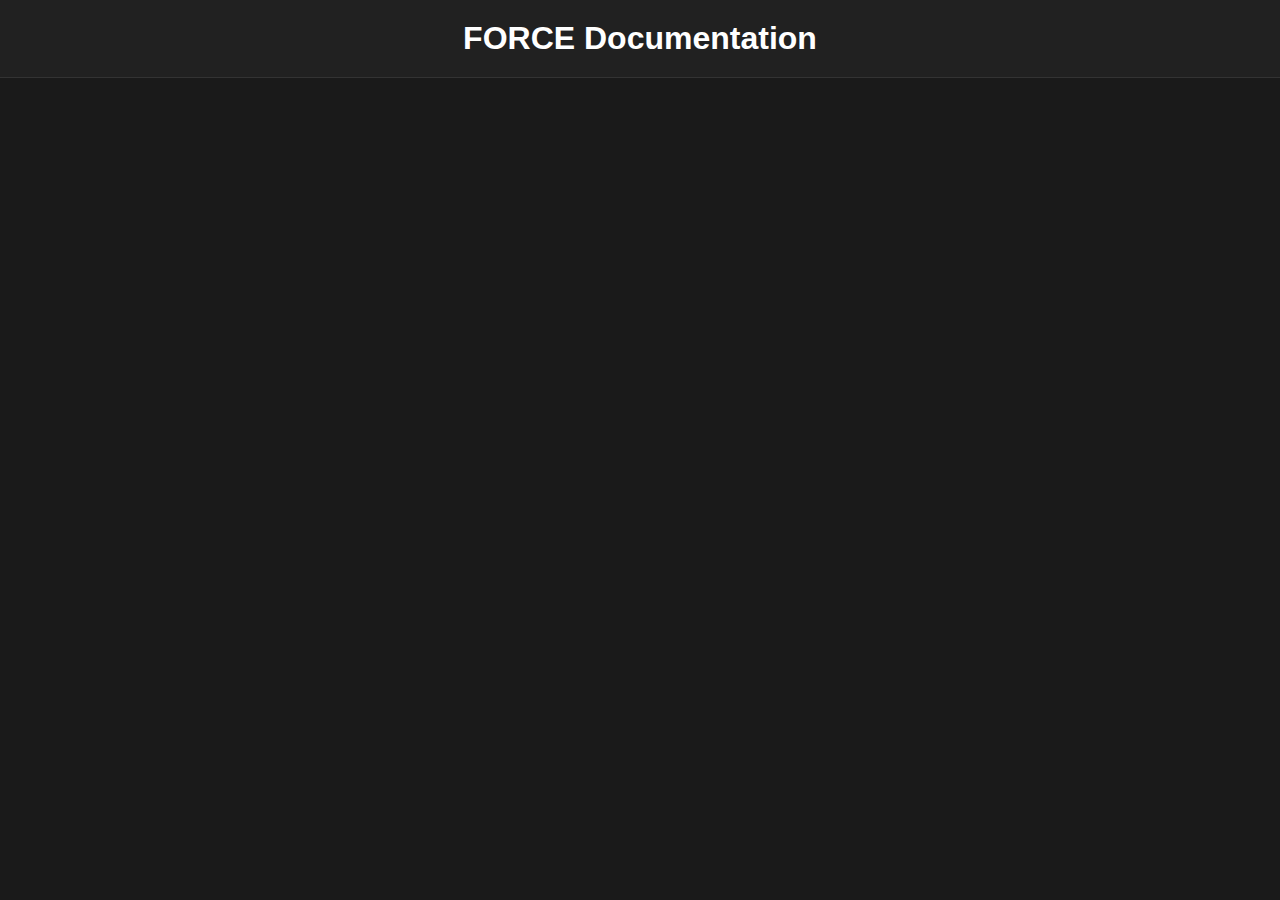
<file: reference/force/classes/BlasterClientTEST.html>
<!DOCTYPE html>
<html lang="en">

<head>
    <meta charset="UTF-8">
    <meta name="viewport" content="width=device-width, initial-scale=1.0">
    <meta property="og:type" content="website">
    <meta property="og:title" content="Blasters | Documentation">
    <meta property="og:description" content="Documentation for Blasters in the game FORCE." />
    <meta property="og:url" content="docs.wyverion.com/force/blasters">
    <meta property="og:site_name" content="Blasters Documentation">
    <title>Blasters | Documentation</title>
    <link rel="icon" href="https://docs.wyverion.com/assets/icon.ico" type="image/x-icon">
    <link rel="stylesheet" href="documentation.css">
</head>

<body>
    <header>
        <h1>FORCE Documentation</h1>
    </header>
    <main>

    </main>

    <script>
        document.addEventListener("DOMContentLoaded", async function () {
            const response = await fetch("https://docs.wyverion.com/reference/force/documentation/BlasterClientConstructor.md")
            console.log(response)
        })
    </script>
    <script src="./syntaxHighlighting.js"></script>
</body>

</html>
</file>
<file: reference/force/classes/documentation.css>
body {
    font-family: 'Segoe UI', Tahoma, Geneva, Verdana, sans-serif;
    background-color: #1a1a1a;
    color: #f1f1f1d8;
    margin: 0;
    padding: 0;
}

header {
    background-color: #212121;
    padding: 20px;
    text-align: center;
    border-bottom: 1px solid #333;
}

header h1 {
    margin: 0;
    color: rgb(255, 255, 255);
}

main {
    padding: 20px;
    max-width: 1100px;
    margin: auto;
}

section {
    margin-bottom: 40px;
    padding: 20px;
    background-color: #212121;
    border-radius: 8px;
    box-shadow: 0 4px 6px rgba(0, 0, 0, 0.4);
}

main h1 {
    font-size: 2rem;
    color: #fff;
}

h2,
h3 {
    color: #fff;
}

h3 {
    margin-top: 10px;
    font-size: 1.5rem;
}

.method-list {
    list-style-type: none;
    padding: 0;
    margin-top: 10px;
}

.method-item {
    margin-bottom: 20px;
}

.method-item h4 {
    color: #66b3ff;
    margin: 5px 0;
}

.method-item p {
    color: #ccc;
    margin: 5px 0;
}

.parameter-table,
.returns-table {
    width: 100%;
    border-collapse: collapse;
    margin: 10px 0;
}

.parameter-table td,
.returns-table td {
    border-bottom: 1px solid #444;
    padding: 8px;
    text-align: left;
}

.parameter-table td:first-child,
.returns-table td:first-child {
    border-right: 1px solid #444;
}

.parameter-table td a,
.returns-table td a {
    color: #66b3ff;
    text-decoration: none;
}

.documentationReference {
    color: rgb(0, 110, 219);
    text-decoration: none;
}

.documentationBoxReference {
    background-color: rgba(0, 69, 219, 0.145);
    padding: 5px 5px;

    color: rgb(0, 142, 219);
    text-decoration: none;

    font-weight: 500;
    border-radius: 8px;
}

.summaryMethod {
    color: rgb(255, 255, 255);
}

.propertyType {
    color: rgb(0, 110, 219);
    font-size: 75%;
    font-weight: 500;
}

.explanation p {
    font-size: 110%;
}

.documentationReference:hover {
    text-decoration: underline;
}

.externalDocumentationReference {
    color: rgb(255, 255, 255);
    text-decoration-style: dashed;
    text-decoration-thickness: 1px;
    text-underline-offset: 4px;
}

hr {
    width: 100%;
    border: none;
    margin-top: 20px; 
    margin-bottom: -5px; 
    border-top: 1px solid rgba(255, 255, 255, 0.068);
}

.hrseparator {
    height: 15px;
    border-top: 1px solid rgba(255, 255, 255, 0);
}

pre {
    background-color: #333;
    padding: 15px;
    border-radius: 8px;
    overflow-x: auto;
    font-size: 14px;
    position: relative;
    color: #f1f1f1;
    font-family: Consolas, 'Courier New', monospace;
}

pre code {
    color: #ccc;
}

.classTitle {
    color: rgb(0, 142, 219);
}

._keyword {
    color: rgb(248, 109, 124);
}

._string {
    color: rgb(173, 241, 149);
}

._number {
    color: rgb(255, 198, 0);
}

._function {
    color: rgb(248, 109, 124);
}

._comment {
    color: rgb(102, 102, 102);
    font-style: italic;
}

._localproperty {
    color: rgb(0, 139, 219);
}

._localmethod {
    color: rgb(253, 251, 172);
}

._builtinfunction {
    color: rgb(132, 214, 247);
}
</file>
